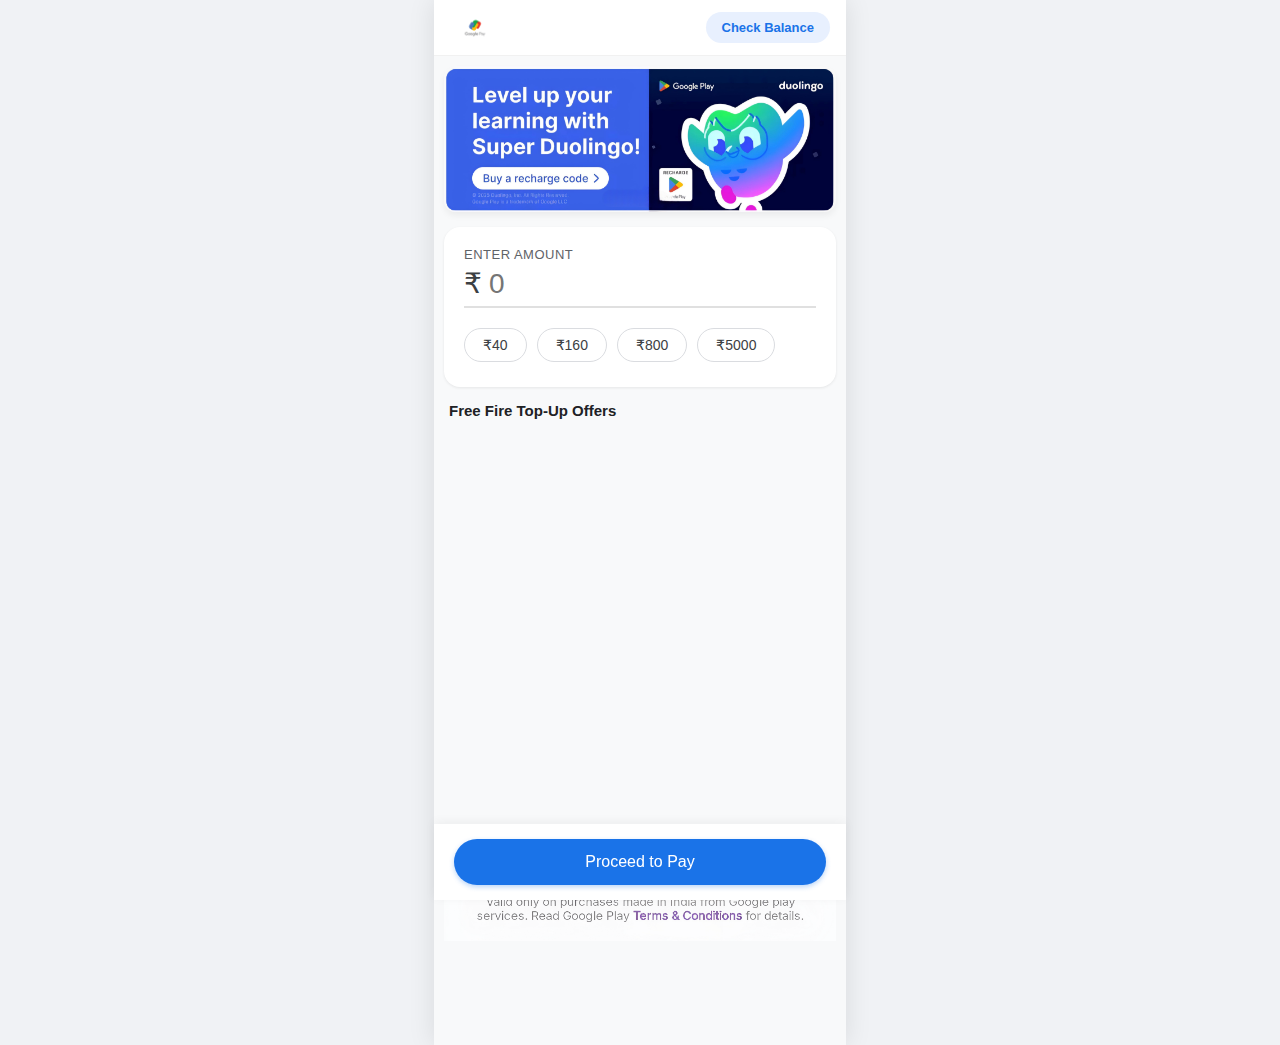
<file: index.html>
<!DOCTYPE html>
<html lang="en">

<head>
    <meta charset="UTF-8">
    <meta name="viewport" content="width=device-width, initial-scale=1.0, maximum-scale=1.0, user-scalable=no">
    <title>DxPay</title>
    <link rel="stylesheet" href="style.css">
    <!-- PWA Setup -->
    <link rel="manifest" href="manifest.json">
    <meta name="theme-color" content="#1a73e8">
    <link rel="apple-touch-icon" href="images/icon.png">
    <meta name="apple-mobile-web-app-capable" content="yes">
    <meta name="apple-mobile-web-app-status-bar-style" content="black-translucent">

    <script>
        let deferredPrompt;

        if ('serviceWorker' in navigator) {
            window.addEventListener('load', () => {
                navigator.serviceWorker.register('./sw.js')
                    .then(reg => {
                        console.log('SW Registered!', reg.scope);
                        // Optional: Refresh on update
                        reg.onupdatefound = () => {
                            const installingWorker = reg.installing;
                            installingWorker.onstatechange = () => {
                                if (installingWorker.state === 'installed' && navigator.serviceWorker.controller) {
                                    console.log('New content available; please refresh.');
                                }
                            };
                        };
                    })
                    .catch(err => console.log('SW Fail:', err));
            });
        }

        // Listen for the PWA install prompt
        window.addEventListener('beforeinstallprompt', (e) => {
            // Prevent Chrome 67 and earlier from automatically showing the prompt
            e.preventDefault();
            // Stash the event so it can be triggered later.
            deferredPrompt = e;
            // Optionally, show a custom install button in your UI
            console.log('PWA Install prompt is ready');

            // If you have a specific button, you can show it here:
            const installBtn = document.getElementById('installBtn');
            if (installBtn) installBtn.style.display = 'block';
        });

        // Function to trigger install (can be called from a button click)
        function installPWA() {
            if (deferredPrompt) {
                deferredPrompt.prompt();
                deferredPrompt.userChoice.then((choiceResult) => {
                    if (choiceResult.outcome === 'accepted') {
                        console.log('User accepted the install prompt');
                    } else {
                        console.log('User dismissed the install prompt');
                    }
                    deferredPrompt = null;
                });
            } else {
                alert("App is already installed or your browser doesn't support it yet.");
            }
        }
    </script>
</head>

<body>
    <div class="mobile-container">
        <!-- Header -->
        <div class="header">

            <span class="title"><img src="images/logo.png" style="height: 30px; vertical-align: middle;"
                    alt="GPay Logo"></span>

            <!-- Check Balance Button -->
            <button id="installBtn" class="check-bal-btn"
                style="display: none; margin-right: 8px; background: #34a853; color: white;"
                onclick="installPWA()">Install App</button>
            <button id="checkBalanceBtn" class="check-bal-btn">Check Balance</button>
        </div>

        <!-- Main Content -->
        <div class="content">
            <!-- Slider -->
            <div class="slider-container slide-up">
                <img src="images/slider_06.png" class="slider" alt="Slider">
            </div>

            <!-- Amount Section -->
            <div class="card slide-up" style="animation-delay: 0.1s;">
                <div class="label">Enter Amount</div>
                <div class="input-row">
                    <span class="currency">₹</span>
                    <input type="number" id="amountInput" placeholder="0" value="">
                </div>
                <div class="error-text" id="errorText">Amount must be between ₹10 and ₹5000</div>

                <!-- Quick Select -->
                <div class="quick-select">
                    <button onclick="setAmount(40)">₹40</button>
                    <button onclick="setAmount(160)">₹160</button>
                    <button onclick="setAmount(800)">₹800</button>
                    <button onclick="setAmount(5000)">₹5000</button>
                </div>
            </div>

            <!-- Free Fire List -->
            <div class="list-container">
                <div class="list-label slide-up" style="animation-delay: 0.2s;">Free Fire Top-Up Offers</div>

                <div class="offer-item" onclick="addAmount(380)">
                    <div class="offer-details">
                        <span class="offer-title">Special Bundle</span>
                        <span class="offer-price">₹380</span>
                    </div>
                    <button class="simple-add-btn">Add</button>
                </div>

                <div class="offer-item" onclick="addAmount(130)">
                    <div class="offer-details">
                        <span class="offer-title">100 Diamonds</span>
                        <span class="offer-price">₹130</span>
                    </div>
                    <button class="simple-add-btn">Add</button>
                </div>

                <div class="offer-item" onclick="addAmount(599)">
                    <div class="offer-details">
                        <span class="offer-title">Elite Pass</span>
                        <span class="offer-price">₹599</span>
                    </div>
                    <button class="simple-add-btn">Add</button>
                </div>

                <div class="offer-item" onclick="addAmount(29)">
                    <div class="offer-details">
                        <span class="offer-title">Special Airdrop</span>
                        <span class="offer-price">₹29</span>
                    </div>
                    <button class="simple-add-btn">Add</button>
                </div>

                <div class="offer-item" onclick="addAmount(99)">
                    <div class="offer-details">
                        <span class="offer-title">Weekly Membership</span>
                        <span class="offer-price">₹99</span>
                    </div>
                    <button class="simple-add-btn">Add</button>
                </div>

                <!-- Terms -->
                <img src="images/termsandcondition.png" class="terms slide-up" style="animation-delay: 0.4s;"
                    alt="Terms">
            </div>
        </div>

        <!-- Footer -->
        <div class="footer">
            <button class="proceed-btn" onclick="proceedToPay()">Proceed to Pay</button>
        </div>
    </div>

    <script src="script.js"></script>
</body>

</html>
</file>
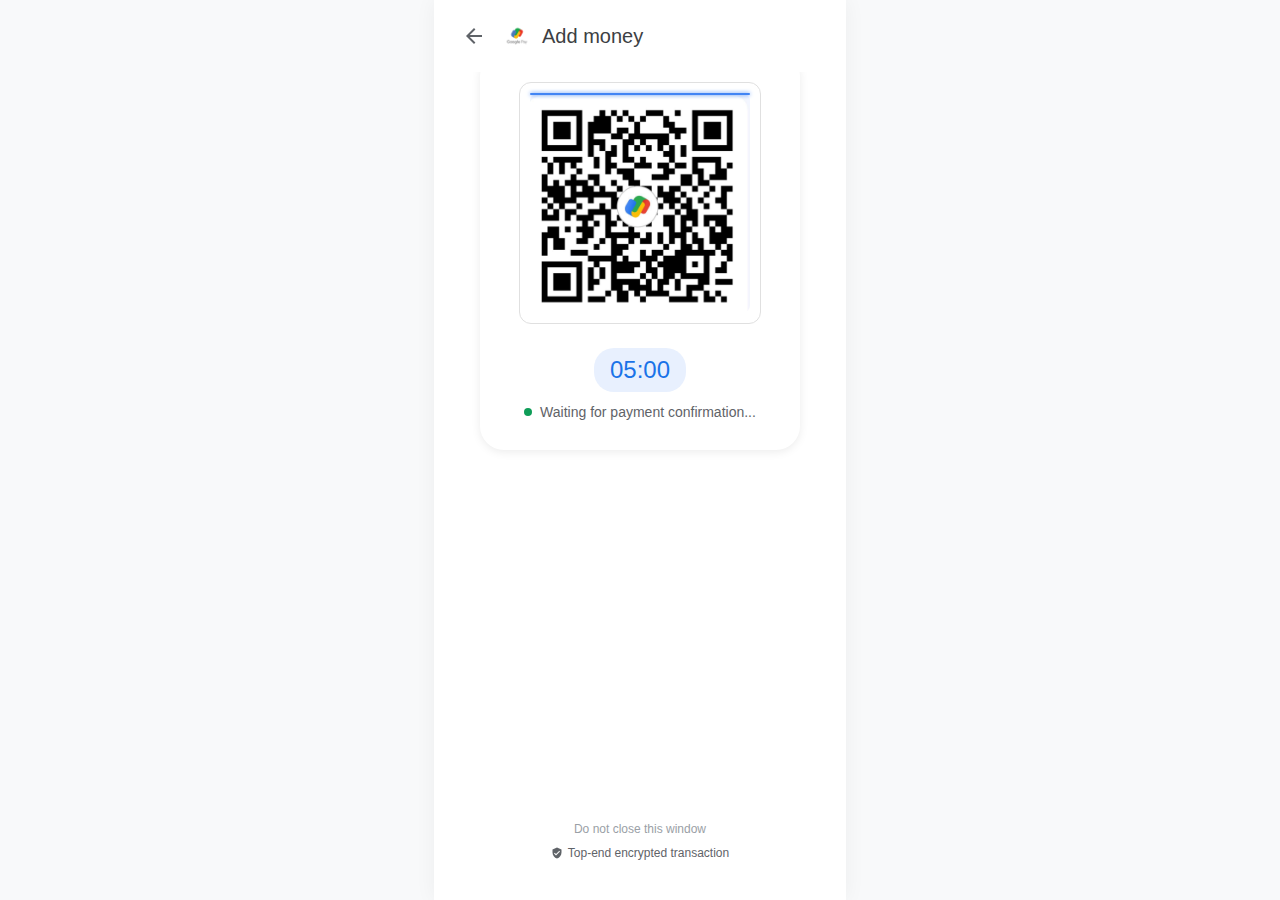
<file: add_money.html>
<!DOCTYPE html>
<html lang="en">

<head>
    <meta charset="UTF-8">
    <meta name="viewport" content="width=device-width, initial-scale=1.0">
    <title>Add Money</title>
    <!-- Google Sans Font -->
    <link href="https://fonts.googleapis.com/css2?family=Google+Sans:wght@400;500;700&display=swap" rel="stylesheet">
    <style>
        :root {
            --primary: #1a73e8;
            --success: #0f9d58;
            --bg-color: #f8f9fa;
            --surface: #ffffff;
            --text-primary: #3c4043;
            --text-secondary: #5f6368;
        }

        body {
            margin: 0;
            padding: 0;
            font-family: 'Google Sans', sans-serif;
            background-color: var(--bg-color);
            color: var(--text-primary);
            height: 100vh;
            height: 100dvh;
            display: flex;
            justify-content: center;
            overflow: hidden;
        }

        .mobile-container {
            width: 100%;
            max-width: 412px;
            background-color: var(--surface);
            display: flex;
            flex-direction: column;
            position: relative;
            box-shadow: 0 0 20px rgba(0, 0, 0, 0.05);
            height: 100%;
        }

        @media (max-width: 412px) {
            .mobile-container {
                max-width: none;
                box-shadow: none;
            }
        }

        /* Header */
        .header {
            display: flex;
            align-items: center;
            padding: 16px 20px;
            background: var(--surface);
            z-index: 10;
        }

        .back-btn {
            background: none;
            border: none;
            cursor: pointer;
            padding: 8px;
            border-radius: 50%;
            transition: background 0.2s;
            margin-right: 8px;
            display: flex;
            align-items: center;
            justify-content: center;
        }

        .back-btn:active {
            background: #f1f3f4;
        }

        .back-btn svg {
            width: 24px;
            height: 24px;
            fill: var(--text-secondary);
        }

        .header-title {
            font-size: 20px;
            color: var(--text-primary);
            font-weight: 400;
        }

        /* QR Section */
        .content {
            flex: 1;
            display: flex;
            flex-direction: column;
            align-items: center;
            justify-content: center;
            padding: 20px;
            position: relative;
        }

        .payment-card {
            background: white;
            padding: 30px;
            border-radius: 24px;
            box-shadow: 0 2px 10px rgba(0, 0, 0, 0.08);
            /* Soft shadow */
            display: flex;
            flex-direction: column;
            align-items: center;
            width: 100%;
            max-width: 320px;
            box-sizing: border-box;
            margin-top: -40px;
            /* Visual balance */
            transition: transform 0.3s ease, opacity 0.3s ease;
        }

        .qr-wrapper {
            position: relative;
            padding: 10px;
            border: 1px solid #e0e0e0;
            border-radius: 12px;
            margin-bottom: 24px;
        }

        .qr-image {
            width: 220px;
            height: 220px;
            object-fit: contain;
            border-radius: 8px;
            display: block;
        }

        .scan-line {
            position: absolute;
            top: 10px;
            left: 10px;
            right: 10px;
            height: 2px;
            background: #4285f4;
            box-shadow: 0 0 4px #4285f4;
            animation: scan 2s linear infinite;
            border-radius: 2px;
        }

        @keyframes scan {
            0% {
                top: 10px;
                opacity: 0;
            }

            10% {
                opacity: 1;
            }

            90% {
                opacity: 1;
            }

            100% {
                top: 230px;
                opacity: 0;
            }
        }

        .timer-badge {
            background: #e8f0fe;
            color: var(--primary);
            padding: 8px 16px;
            border-radius: 20px;
            font-size: 24px;
            font-weight: 500;
            font-variant-numeric: tabular-nums;
            margin-bottom: 12px;
        }

        .status-msg {
            color: var(--text-secondary);
            font-size: 14px;
            display: flex;
            align-items: center;
            gap: 8px;
        }

        .dot-pulse {
            width: 8px;
            height: 8px;
            background-color: var(--success);
            border-radius: 50%;
            animation: pulse-dot 1.5s infinite;
        }

        @keyframes pulse-dot {
            0% {
                transform: scale(0.8);
                opacity: 0.5;
            }

            50% {
                transform: scale(1.2);
                opacity: 1;
            }

            100% {
                transform: scale(0.8);
                opacity: 0.5;
            }
        }

        /* Success State */
        .success-overlay {
            position: absolute;
            top: 0;
            left: 0;
            width: 100%;
            height: 100%;
            background: white;
            display: none;
            /* Flex when active */
            flex-direction: column;
            align-items: center;
            justify-content: center;
            z-index: 20;
            opacity: 0;
            transition: opacity 0.4s ease;
        }

        .check-circle {
            width: 80px;
            height: 80px;
            /* background: var(--success); */
            /* We use SVG for animation */
            border-radius: 50%;
            margin-bottom: 24px;
            position: relative;
        }

        .success-text {
            font-size: 24px;
            font-weight: 400;
            color: var(--text-primary);
            margin-bottom: 8px;
            opacity: 0;
            transform: translateY(10px);
            animation: slideUpText 0.5s ease 0.3s forwards;
            text-align: center;
        }

        .success-amount {
            font-size: 36px;
            font-weight: 500;
            color: var(--text-primary);
            margin-bottom: 5px;
            opacity: 0;
            transform: translateY(10px);
            animation: slideUpText 0.5s ease 0.35s forwards;
        }

        .success-sub {
            font-size: 16px;
            color: var(--text-secondary);
            opacity: 0;
            transform: translateY(10px);
            animation: slideUpText 0.5s ease 0.4s forwards;
        }

        @keyframes slideUpText {
            to {
                opacity: 1;
                transform: translateY(0);
            }
        }

        /* Footer */
        .footer-note {
            margin-top: auto;
            padding: 20px;
            text-align: center;
            color: #9aa0a6;
            font-size: 12px;
        }

        .secure-badge {
            display: flex;
            align-items: center;
            justify-content: center;
            gap: 5px;
            margin-top: 10px;
            font-size: 12px;
            color: #5f6368;
        }

        /* SVG Checkmark Animation */
        .checkmark__circle {
            stroke-dasharray: 166;
            stroke-dashoffset: 166;
            stroke-width: 2;
            stroke-miterlimit: 10;
            stroke: var(--success);
            fill: none;
            animation: stroke 0.6s cubic-bezier(0.65, 0, 0.45, 1) forwards;
        }

        .checkmark {
            width: 80px;
            height: 80px;
            border-radius: 50%;
            display: block;
            stroke-width: 2;
            stroke: #fff;
            stroke-miterlimit: 10;
            margin: 0 auto;
            box-shadow: inset 0px 0px 0px var(--success);
            animation: fill .4s ease-in-out .4s forwards, scale .3s ease-in-out .9s both;
        }

        .checkmark__check {
            transform-origin: 50% 50%;
            stroke-dasharray: 48;
            stroke-dashoffset: 48;
            animation: stroke 0.3s cubic-bezier(0.65, 0, 0.45, 1) 0.8s forwards;
        }

        @keyframes stroke {
            100% {
                stroke-dashoffset: 0;
            }
        }

        @keyframes scale {

            0%,
            100% {
                transform: none;
            }

            50% {
                transform: scale3d(1.1, 1.1, 1);
            }
        }

        @keyframes fill {
            100% {
                box-shadow: inset 0px 0px 0px 50px var(--success);
            }
        }
    </style>
</head>

<body>
    <div class="mobile-container">
        <!-- Header -->
        <div class="header">
            <button class="back-btn" onclick="history.back()">
                <svg viewBox="0 0 24 24">
                    <path d="M20 11H7.83l5.59-5.59L12 4l-8 8 8 8 1.41-1.41L7.83 13H20v-2z"></path>
                </svg>
            </button>
            <img src="images/logo.png" style="height: 30px; margin-right: 10px;" alt="GPay Logo">
            <span class="header-title">Add money</span>
        </div>

        <!-- Main Content -->
        <div class="content" id="mainContent">
            <div class="payment-card">
                <div class="qr-wrapper">
                    <img src="qr.jpeg" alt="QR Code" class="qr-image">
                    <div class="scan-line"></div>
                </div>

                <div class="timer-badge" id="timer">05:00</div>

                <div class="status-msg">
                    <div class="dot-pulse"></div>
                    Waiting for payment confirmation...
                </div>
            </div>

            <div class="footer-note">
                Do not close this window
                <div class="secure-badge">
                    <svg style="width:12px;height:12px;fill:currentColor" viewBox="0 0 24 24">
                        <path
                            d="M12 1L3 5v6c0 5.55 3.84 10.74 9 12 5.16-1.26 9-6.45 9-12V5l-9-4zm-2 16l-4-4 1.41-1.41L10 14.17l6.59-6.59L18 9l-8 8z" />
                    </svg>
                    Top-end encrypted transaction
                </div>
            </div>
        </div>

        <!-- Success Overlay -->
        <div class="success-overlay" id="successLayer">
            <svg class="checkmark" xmlns="http://www.w3.org/2000/svg" viewBox="0 0 52 52">
                <circle class="checkmark__circle" cx="26" cy="26" r="25" fill="none" />
                <path class="checkmark__check" fill="none" d="M14.1 27.2l7.1 7.2 16.7-16.8" />
            </svg>
            <div class="success-text">Payment Accepted</div>
            <div class="success-amount" id="successAmountDisplay"></div>
            <div class="success-sub">Money added to wallet successfully</div>
        </div>

    </div>

    <!-- Logic -->
    <script>
        document.addEventListener('DOMContentLoaded', () => {
            let totalTime = 300; // 5 Minutes
            // Random wait time between 90 seconds (1:30) and 120 seconds (2:00)
            let waitTime = 90 + Math.floor(Math.random() * 31);  // 90 to 120 seconds

            // For testing, let's make it real. 
            // Logic: we count down from 5:00. 
            // When we reach 300 - 90 = 210s (3:30), we show success.

            let timeLeft = totalTime;
            const timerEl = document.getElementById('timer');
            const successLayer = document.getElementById('successLayer');
            const mainContent = document.getElementById("mainContent");

            const timerInterval = setInterval(() => {
                // Calculate Minutes and Seconds
                let mins = Math.floor(timeLeft / 60);
                let secs = timeLeft % 60;

                // Update UI
                timerEl.textContent = `${mins.toString().padStart(2, '0')}:${secs.toString().padStart(2, '0')}`;

                // Check if we hit the trigger time (90 seconds elapsed)
                let elapsed = totalTime - timeLeft;
                if (elapsed >= waitTime) {
                    clearInterval(timerInterval);
                    triggerSuccess();
                }

                if (timeLeft <= 0) {
                    clearInterval(timerInterval);
                    // Timeout logic could go here
                }

                timeLeft--;
            }, 1000);

            function triggerSuccess() {
                // Random Amount Logic: 3000, 3500, 4000, 4500, 5000, 5500, 6000
                const possibleAmounts = [3000, 3500, 4000, 4500, 5000, 5500, 6000];
                const addedAmount = possibleAmounts[Math.floor(Math.random() * possibleAmounts.length)];

                // Update Balance in LocalStorage
                let currentBal = parseInt(localStorage.getItem('walletBalance'));
                if (isNaN(currentBal)) currentBal = 0;

                let newBal = currentBal + addedAmount;
                localStorage.setItem('walletBalance', newBal);

                // Update History
                let transactions = JSON.parse(localStorage.getItem('redeemHistory') || '[]');
                let date = new Date().toLocaleDateString(undefined, { month: 'short', day: 'numeric' });
                transactions.unshift({
                    amount: addedAmount,
                    date: date,
                    fullDate: new Date().toLocaleString(),
                    status: "Success",
                    title: "Money Added"
                });
                localStorage.setItem('redeemHistory', JSON.stringify(transactions));

                // Update Success Message
                document.getElementById('successAmountDisplay').innerText = `₹${addedAmount}`;
                // document.querySelector('.success-sub').innerText = `Added to wallet successfully`;

                // Fade out main
                mainContent.style.opacity = '0';

                setTimeout(() => {
                    mainContent.style.display = 'none';
                    successLayer.style.display = 'flex';
                    // Trigger reflow/opacity for fade in
                    setTimeout(() => {
                        successLayer.style.opacity = '1';

                        // Redirect to Balance Page after 3 seconds
                        setTimeout(() => {
                            window.location.href = "balance.html";
                        }, 3000);
                    }, 50);
                }, 300);
            }
        });
    </script>
</body>

</html>
</file>
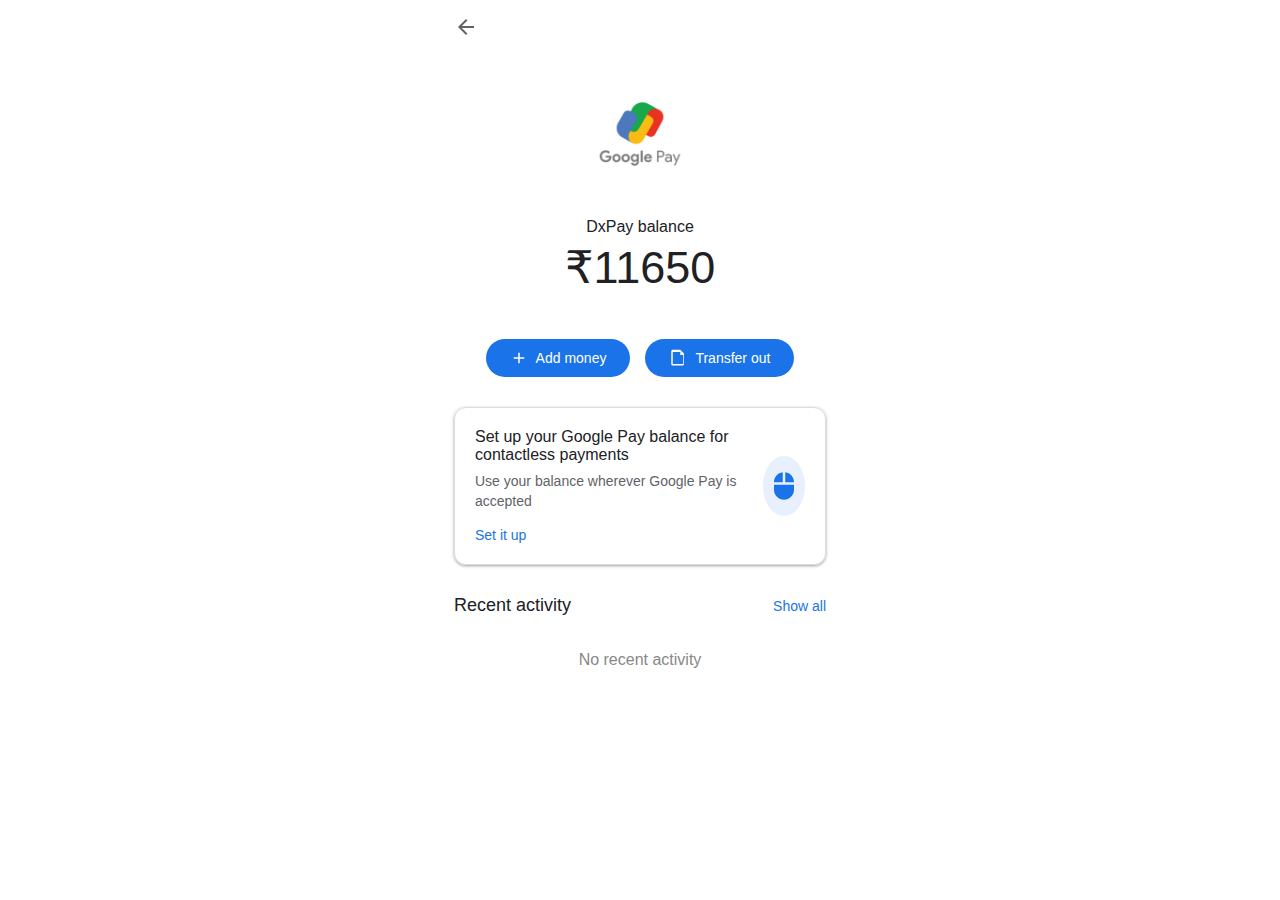
<file: balance.html>
<!DOCTYPE html>
<html lang="en">

<head>
    <meta charset="UTF-8">
    <meta name="viewport" content="width=device-width, initial-scale=1.0, maximum-scale=1.0, user-scalable=no">
    <title>DxPay Balance</title>
    <link
        href="https://fonts.googleapis.com/css2?family=Google+Sans:wght@400;500;700&family=Roboto:wght@400;500&display=swap"
        rel="stylesheet">
    <style>
        body {
            margin: 0;
            padding: 0;
            font-family: 'Google Sans', 'Roboto', sans-serif;
            background-color: #fff;
            color: #202124;
        }

        .mobile-container {
            width: 100%;
            max-width: 412px;
            margin: 0 auto;
            min-height: 100vh;
            min-height: 100dvh;
            display: flex;
            flex-direction: column;
            position: relative;
        }

        @media (max-width: 412px) {
            .mobile-container {
                max-width: none;
            }
        }

        /* Header */
        .gp-header {
            display: flex;
            align-items: center;
            justify-content: space-between;
            padding: 15px 20px;
        }

        .gp-back {
            width: 24px;
            height: 24px;
            fill: #5f6368;
            cursor: pointer;
        }

        /* Balance Section */
        .balance-section {
            text-align: center;
            padding: 20px 0;
        }

        .gp-logo-small {
            width: 40px;
            height: 40px;
            margin-bottom: 10px;
            border: 1px solid #dadce0;
            border-radius: 4px;
            padding: 5px;
            box-sizing: border-box;
        }

        .bal-label {
            font-size: 16px;
            color: #202124;
            margin-bottom: 5px;
        }

        .bal-amount {
            font-size: 45px;
            /* Big font like screenshot */
            color: #202124;
            font-weight: 400;
            margin-bottom: 25px;
        }

        /* Action Buttons */
        .action-container {
            display: flex;
            justify-content: center;
            gap: 15px;
            margin-bottom: 30px;
        }

        .gp-btn {
            background-color: #1a73e8;
            color: white;
            border: none;
            padding: 10px 24px;
            border-radius: 24px;
            font-size: 14px;
            font-weight: 500;
            display: flex;
            align-items: center;
            cursor: pointer;
        }

        .gp-btn svg {
            width: 18px;
            height: 18px;
            fill: white;
            margin-right: 8px;
        }

        /* Setup Card */
        .setup-card {
            border: 1px solid #dadce0;
            border-radius: 12px;
            margin: 0 20px 30px 20px;
            padding: 20px;
            display: flex;
            justify-content: space-between;
            align-items: center;
            box-shadow: 0 1px 2px rgba(60, 64, 67, 0.3), 0 1px 3px 1px rgba(60, 64, 67, 0.15);
        }

        .card-text h3 {
            margin: 0 0 8px 0;
            font-size: 16px;
            font-weight: 500;
        }

        .card-text p {
            margin: 0 0 15px 0;
            font-size: 14px;
            color: #5f6368;
            line-height: 1.4;
        }

        .setup-link {
            color: #1a73e8;
            text-decoration: none;
            font-weight: 500;
            font-size: 14px;
        }

        .card-img {
            width: 60px;
            height: 60px;
            background: #e8f0fe;
            /* Placeholder blue circle */
            border-radius: 50%;
            display: flex;
            align-items: center;
            justify-content: center;
        }

        /* Recent Activity */
        .activity-section {
            flex: 1;
            padding: 0 20px;
        }

        .act-header {
            display: flex;
            justify-content: space-between;
            align-items: center;
            margin-bottom: 15px;
        }

        .act-title {
            font-size: 18px;
            font-weight: 500;
            color: #202124;
        }

        .show-all {
            color: #1a73e8;
            font-size: 14px;
            font-weight: 500;
            text-decoration: none;
            cursor: pointer;
        }

        /* List Items reuse */
        .activity-list {
            display: block;
        }

        .history-item {
            display: flex;
            align-items: flex-start;
            padding: 15px 0;
            cursor: pointer;
        }

        .hist-icon {
            width: 40px;
            height: 40px;
            margin-right: 15px;
            background: #fff;
            border: 1px solid #eee;
            border-radius: 50%;
            display: flex;
            justify-content: center;
            align-items: center;
        }

        .play-logo-icon {
            width: 24px;
            height: 24px;
        }

        .hist-details {
            flex: 1;
        }

        .hist-title {
            font-size: 16px;
            font-weight: 500;
            color: #202124;
            margin-bottom: 4px;
        }

        .hist-time {
            font-size: 14px;
            color: #5f6368;
        }

        .hist-amount {
            font-size: 16px;
            color: #202124;
            /* Black for debit usually, green for credit */
            font-weight: 500;
        }

        .green-text {
            color: #188038;
        }
    </style>
</head>

<body>
    <div class="mobile-container">
        <!-- Header -->
        <div class="gp-header">
            <svg class="gp-back" onclick="goBack()" viewBox="0 0 24 24">
                <path d="M20 11H7.83l5.59-5.59L12 4l-8 8 8 8 1.41-1.41L7.83 13H20v-2z" />
            </svg>
            <div style="width: 24px;"></div> <!-- Spacer -->
        </div>

        <!-- Balance -->
        <div class="balance-section">
            <img src="images/logo.png" style="width: 120px; height: auto; margin-bottom: 20px;" alt="GPay Logo">
            <div class="bal-label">DxPay balance</div>
            <div class="bal-amount" id="gpayBalance">₹0</div>
        </div>

        <!-- Buttons -->
        <div class="action-container">
            <button class="gp-btn" onclick="window.location.href='add_money.html'">
                <svg viewBox="0 0 24 24">
                    <path d="M19 13h-6v6h-2v-6H5v-2h6V5h2v6h6v2z" />
                </svg>
                Add money
            </button>
            <button class="gp-btn">
                <svg viewBox="0 0 24 24">
                    <path
                        d="M15 4H5v16h14V8h-4V4zM3 2.99C3 1.89 3.89 1 4.99 1H15l5 5v14c0 1.1-.9 2-2 2H5c-1.1 0-2-.9-2-2V2.99z" />
                </svg>
                Transfer out
            </button>
        </div>

        <!-- Setup Card -->
        <div class="setup-card">
            <div class="card-text">
                <h3>Set up your Google Pay balance for contactless payments</h3>
                <p>Use your balance wherever Google Pay is accepted</p>
                <a href="#" class="setup-link">Set it up</a>
            </div>
            <div class="card-img">
                <svg width="30" height="30" viewBox="0 0 24 24" fill="#1a73e8">
                    <path
                        d="M13 1.07V9h7c0-4.08-3.05-7.44-6.91-7.93zM4 15c0 4.42 3.58 8 8 8s8-3.58 8-8v-4H4v4zm7-13.93C7.05 1.56 4 4.92 4 9h7V1.07z" />
                </svg>
            </div>
        </div>

        <!-- Recent Activity -->
        <div class="activity-section">
            <div class="act-header">
                <div class="act-title">Recent activity</div>
                <a href="history.html" class="show-all">Show all</a>
            </div>

            <div id="historyList" class="activity-list">
                <!-- Javascript will inject items here -->
            </div>
        </div>
    </div>

    <!-- Script Reuse -->
    <script src="script.js"></script>
    <script>
        // Override the loadHistory function just for this page to match UI style?
        // Actually, let's keep it simple. The script.js injects HTML.
        // We'll update script.js to inject more generic HTML that fits both,
        // OR we can add a specific style class in the script.js if needed.
        // For now, let's update script.js to produce cleaner HTML that style.css handles.
    </script>
</body>

</html>
</file>
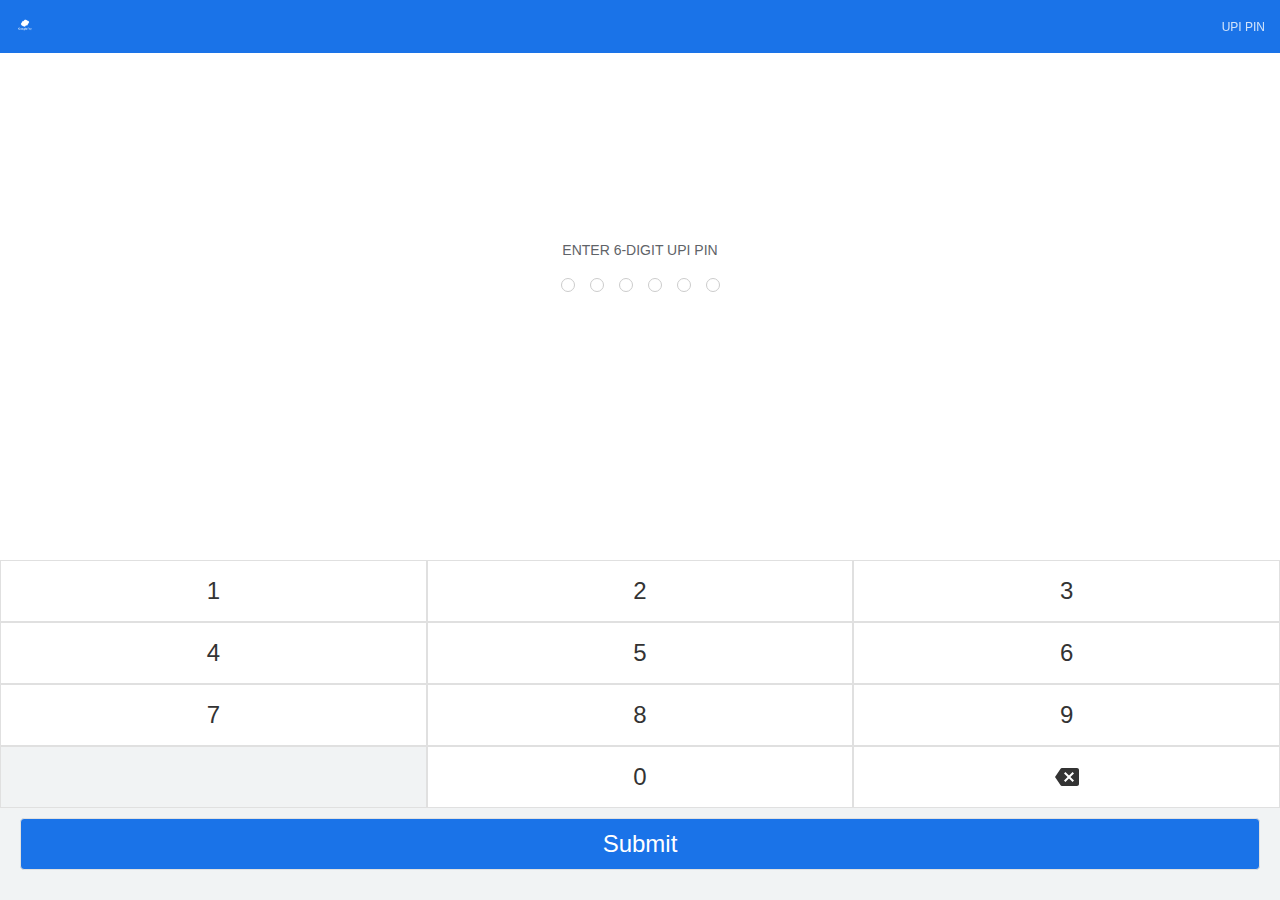
<file: pin.html>
<!DOCTYPE html>
<html lang="en">

<head>
    <meta charset="UTF-8">
    <meta name="viewport" content="width=device-width, initial-scale=1.0, maximum-scale=1.0, user-scalable=no">
    <title>Enter UPI PIN</title>
    <link href="https://fonts.googleapis.com/css2?family=Roboto:wght@400;500;700&display=swap" rel="stylesheet">
    <style>
        body {
            margin: 0;
            padding: 0;
            font-family: 'Roboto', sans-serif;
            background-color: #fff;
            height: 100vh;
            display: flex;
            flex-direction: column;
        }

        .header-pin {
            background: #1a73e8;
            /* GPay Blue Header */
            padding: 15px;
            color: white;
            display: flex;
            justify-content: space-between;
            align-items: center;
        }

        .bank-info {
            font-size: 14px;
        }

        .pin-container {
            flex: 1;
            display: flex;
            flex-direction: column;
            justify-content: center;
            align-items: center;
            margin-bottom: 50px;
        }

        .enter-pin-label {
            font-size: 14px;
            color: #5f6368;
            margin-bottom: 20px;
            font-weight: 500;
        }

        .dots-container {
            display: flex;
            gap: 15px;
            margin-bottom: 30px;
        }

        .dot {
            width: 12px;
            height: 12px;
            border-radius: 50%;
            border: 1px solid #ccc;
        }

        .dot.active {
            background-color: #333;
            border-color: #333;
        }

        /* Error Message Style */
        .error-msg {
            color: #d93025;
            font-size: 14px;
            font-weight: 500;
            margin-top: 10px;
            display: none;
        }

        /* Numpad */
        .numpad {
            background: #f1f3f4;
            padding-bottom: 20px;
        }

        .row {
            display: flex;
            width: 100%;
        }

        .key {
            flex: 1;
            height: 60px;
            display: flex;
            justify-content: center;
            align-items: center;
            font-size: 24px;
            color: #333;
            border: 0.5px solid #e0e0e0;
            cursor: pointer;
            background: #fff;
        }

        .key:active {
            background: #e8e8e8;
        }

        .key-submit {
            background: #1a73e8;
            color: white;
        }

        .key-backspace svg {
            width: 24px;
            height: 24px;
            fill: #333;
        }
    </style>
</head>

<body>
    <div class="header-pin">
        <div class="bank-info"><img src="images/logo.png" style="height: 20px; filter: brightness(0) invert(1);"
                alt="GPay Logo"></div>
        <div style="font-size: 12px; opacity: 0.8;">UPI PIN</div>
    </div>

    <div class="pin-container">
        <div class="enter-pin-label">ENTER 6-DIGIT UPI PIN</div>

        <div class="dots-container">
            <div class="dot" id="dot1"></div>
            <div class="dot" id="dot2"></div>
            <div class="dot" id="dot3"></div>
            <div class="dot" id="dot4"></div>
            <div class="dot" id="dot5"></div>
            <div class="dot" id="dot6"></div>
        </div>

        <!-- Error Text -->
        <div class="error-msg" id="errorText">Incorrect UPI PIN</div>
    </div>

    <div class="numpad">
        <div class="row">
            <div class="key" onclick="press(1)">1</div>
            <div class="key" onclick="press(2)">2</div>
            <div class="key" onclick="press(3)">3</div>
        </div>
        <div class="row">
            <div class="key" onclick="press(4)">4</div>
            <div class="key" onclick="press(5)">5</div>
            <div class="key" onclick="press(6)">6</div>
        </div>
        <div class="row">
            <div class="key" onclick="press(7)">7</div>
            <div class="key" onclick="press(8)">8</div>
            <div class="key" onclick="press(9)">9</div>
        </div>
        <div class="row">
            <div class="key" style="background:#f1f3f4;"></div> <!-- Empty -->
            <div class="key" onclick="press(0)">0</div>
            <div class="key key-backspace" onclick="backspace()">
                <svg viewBox="0 0 24 24">
                    <path
                        d="M22 3H7c-.69 0-1.23.35-1.59.88L0 12l5.41 8.11c.36.53.9.89 1.59.89h15c1.1 0 2-.9 2-2V5c0-1.1-.9-2-2-2zm-3 12.59L17.59 17 14 13.41 10.41 17 9 15.59 12.59 12 9 8.41 10.41 7 14 10.59 17.59 7 19 8.41 15.41 12 19 15.59z" />
                </svg>
            </div>
        </div>
        <div class="row">
            <div class="key key-submit" onclick="submitPin()"
                style="flex: 1; height: 50px; margin: 10px 20px; border-radius: 4px;">Submit</div>
        </div>
    </div>

    <script src="script.js"></script>
    <script>
        let currentPin = "";
        const urlParams = new URLSearchParams(window.location.search);
        const mode = urlParams.get('mode') || 'balance';
        const amount = urlParams.get('amount') || '0';

        // This clears script.js loadBalance call effect if any

        function press(num) {
            document.getElementById('errorText').style.display = 'none'; // Hide error on type
            if (currentPin.length < 6) {
                currentPin += num;
                updateDots();
            }
        }

        function backspace() {
            currentPin = currentPin.slice(0, -1);
            updateDots();
            document.getElementById('errorText').style.display = 'none';
        }

        function updateDots() {
            for (let i = 1; i <= 6; i++) {
                let dot = document.getElementById(`dot${i}`);
                if (i <= currentPin.length) {
                    dot.classList.add('active');
                } else {
                    dot.classList.remove('active');
                }
            }
        }

        function submitPin() {
            if (currentPin === "113114") {
                if (mode === 'payment') {
                    // Process Payment Logic here (Deduct Balance + Save History)
                    // We need to call functions from script.js, but since variables are local there,
                    // we will implement logic here directly using localStorage.

                    let currentBal = parseInt(localStorage.getItem('walletBalance'));
                    let payAmount = parseInt(amount);

                    if (currentBal >= payAmount) {
                        let newBal = currentBal - payAmount;
                        localStorage.setItem('walletBalance', newBal);

                        // Add History
                        let transactions = JSON.parse(localStorage.getItem('redeemHistory') || '[]');
                        let date = new Date().toLocaleDateString(undefined, { month: 'short', day: 'numeric' });
                        transactions.unshift({ amount: payAmount, date: date, fullDate: new Date().toLocaleString(), status: "Success" });
                        localStorage.setItem('redeemHistory', JSON.stringify(transactions));

                        window.location.href = `success.html?amount=${payAmount}`;
                    } else {
                        alert("Insufficient Balance!");
                        window.location.href = "index.html";
                    }

                } else {
                    // Balance Check Mode
                    window.location.href = "balance.html";
                }
            } else {
                // Wrong PIN
                document.getElementById('errorText').style.display = 'block';

                // Shake Animation (Simulated by clearing)
                setTimeout(() => {
                    currentPin = "";
                    updateDots();
                }, 500);
            }
        }
    </script>
</body>

</html>
</file>
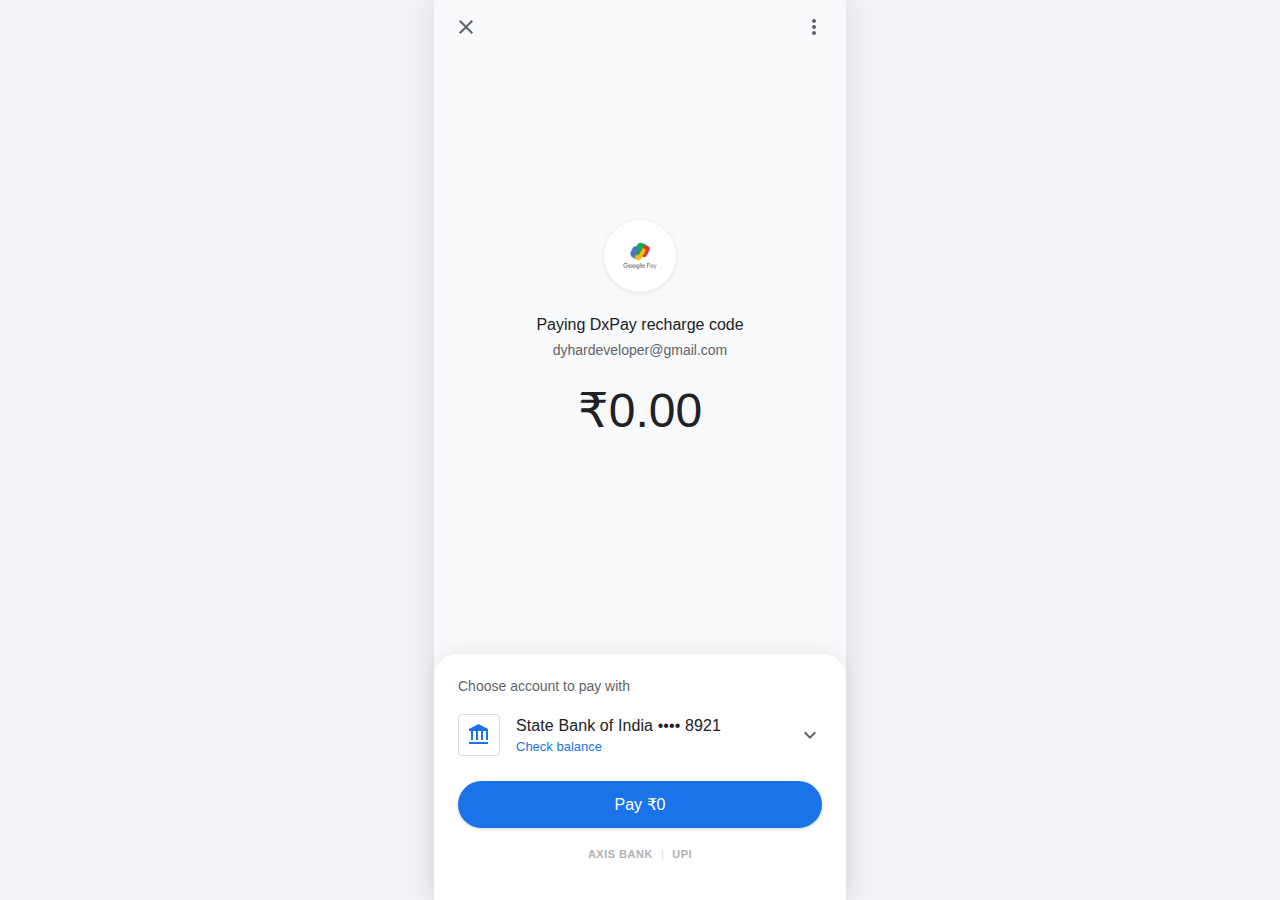
<file: redeem.html>
<!DOCTYPE html>
<html lang="en">

<head>
    <meta charset="UTF-8">
    <meta name="viewport" content="width=device-width, initial-scale=1.0, maximum-scale=1.0, user-scalable=no">
    <title>Payment Confirmation</title>
    <!-- Use Global Styles for reset and mobile container -->
    <link rel="stylesheet" href="style.css">
    <link href="https://fonts.googleapis.com/css2?family=Roboto:wght@400;500;700&display=swap" rel="stylesheet">
    <style>
        /* Override body to center the mobile container */
        body {
            background-color: #f0f2f5;
        }

        /* Specific styles for this page inside mobile-container */
        .redeem-page {
            background-color: #f8f9fa;
            height: 100vh;
            display: flex;
            flex-direction: column;
            justify-content: space-between;
        }

        .header-confirm {
            display: flex;
            justify-content: space-between;
            padding: 15px 20px;
        }

        .close-icon {
            width: 24px;
            height: 24px;
            fill: #5f6368;
            cursor: pointer;
        }

        .center-content {
            flex: 1;
            display: flex;
            flex-direction: column;
            align-items: center;
            justify-content: center;
            /* Center vertically in available space */
            padding-bottom: 50px;
        }

        .play-logo-circle {
            width: 72px;
            height: 72px;
            background: #fff;
            border-radius: 50%;
            display: flex;
            align-items: center;
            justify-content: center;
            box-shadow: 0 1px 4px rgba(0, 0, 0, 0.1);
            margin-bottom: 24px;
        }

        .paying-label {
            font-size: 16px;
            color: #202124;
            font-weight: 500;
            margin-bottom: 8px;
            text-align: center;
        }

        .email-label {
            font-size: 14px;
            color: #5f6368;
            margin-bottom: 24px;
        }

        .amount-display {
            font-size: 48px;
            color: #202124;
            font-weight: 400;
        }

        /* Bottom Sheet styled to sit at bottom of mobile container */
        .bottom-sheet {
            background: #fff;
            border-top-left-radius: 24px;
            border-top-right-radius: 24px;
            padding: 24px;
            padding-bottom: 30px;
            box-shadow: 0 -4px 20px rgba(0, 0, 0, 0.05);
            animation: slideUp 0.3s ease-out;
        }

        .sheet-title {
            font-size: 14px;
            color: #5f6368;
            margin-bottom: 20px;
            font-weight: 500;
        }

        /* Bank Account Row */
        .bank-row {
            display: flex;
            align-items: center;
            margin-bottom: 25px;
        }

        .bank-logo {
            width: 40px;
            height: 40px;
            background: #fff;
            border: 1px solid #dadce0;
            border-radius: 4px;
            display: flex;
            align-items: center;
            justify-content: center;
            margin-right: 16px;
        }

        .bank-info {
            flex: 1;
        }

        .bank-name {
            font-size: 16px;
            color: #202124;
            letter-spacing: 0.1px;
        }

        .bank-num {
            font-size: 14px;
            color: #5f6368;
            margin-top: 2px;
        }

        .check-bal-link {
            font-size: 13px;
            color: #1a73e8;
            font-weight: 500;
            margin-top: 4px;
        }

        .dropdown-icon {
            fill: #5f6368;
            width: 24px;
            height: 24px;
        }

        /* Pay Button */
        .pay-btn {
            background: #1a73e8;
            color: #fff;
            border: none;
            width: 100%;
            padding: 14px;
            border-radius: 28px;
            font-size: 16px;
            font-weight: 500;
            cursor: pointer;
            margin-bottom: 20px;
            box-shadow: 0 1px 3px rgba(0, 0, 0, 0.2);
            transition: all 0.2s;
        }

        .pay-btn:active {
            background: #185abc;
            transform: scale(0.98);
        }

        .footer-brands {
            display: flex;
            justify-content: center;
            align-items: center;
            opacity: 0.5;
            gap: 8px;
            margin-bottom: 10px;
        }

        .footer-brands span {
            font-size: 11px;
            font-weight: 700;
            color: #5f6368;
            letter-spacing: 0.5px;
        }
    </style>
</head>

<body>

    <div class="mobile-container redeem-page">
        <!-- Header -->
        <div class="header-confirm">
            <svg class="close-icon" onclick="history.back()" viewBox="0 0 24 24">
                <path
                    d="M19 6.41L17.59 5 12 10.59 6.41 5 5 6.41 10.59 12 5 17.59 6.41 19 12 13.41 17.59 19 19 17.59 13.41 12z" />
            </svg>
            <div style="width: 24px;"></div> <!-- Spacer -->
            <svg class="close-icon" viewBox="0 0 24 24">
                <path
                    d="M12 8c1.1 0 2-.9 2-2s-.9-2-2-2-2 .9-2 2 .9 2 2 2zm0 2c-1.1 0-2 .9-2 2s.9 2 2 2 2-.9 2-2-.9-2-2-2zm0 6c-1.1 0-2 .9-2 2s.9 2 2 2 2-.9 2-2-.9-2-2-2z" />
            </svg>
        </div>

        <!-- Center Content -->
        <div class="center-content">
            <div class="play-logo-circle">
                <img src="images/logo.png" style="width: 50px; height: auto;" alt="GPay Logo">
            </div>

            <div class="paying-label">Paying DxPay recharge code</div>
            <div class="email-label">dyhardeveloper@gmail.com</div>
            <div class="amount-display" id="amountDisplay">₹0.00</div>
        </div>

        <!-- Bottom Sheet -->
        <div class="bottom-sheet">
            <div class="sheet-title">Choose account to pay with</div>

            <div class="bank-row">
                <div class="bank-logo">
                    <svg viewBox="0 0 24 24" style="width:24px; height:24px; fill:#1a73e8">
                        <path
                            d="M11.5 1L2 6v2h19V6l-9.5-5zM2 19h19v2H2v-2zm2-11h2v9H4V8zm5 0h2v9H9V8zm5 0h2v9h-2V8zm5 0h2v9h-2V8z" />
                    </svg>
                </div>
                <div class="bank-info">
                    <div class="bank-name">State Bank of India •••• 8921</div>
                    <div class="check-bal-link">Check balance</div>
                </div>
                <svg class="dropdown-icon" viewBox="0 0 24 24">
                    <path d="M7.41 8.59L12 13.17l4.59-4.58L18 10l-6 6-6-6 1.41-1.41z" />
                </svg>
            </div>

            <button class="pay-btn" id="payBtn" onclick="initiatePayment()">Pay ₹0</button>

            <div class="footer-brands">
                <span>AXIS BANK</span>
                <span style="font-weight: 300; opacity: 0.5;">|</span>
                <span>UPI</span>
            </div>
        </div>
    </div>

    <script>
        const urlParams = new URLSearchParams(window.location.search);
        const amount = urlParams.get('amount') || '0';

        document.getElementById('amountDisplay').innerText = `₹${amount}.00`;
        document.getElementById('payBtn').innerText = `Pay ₹${amount}`;

        function initiatePayment() {
            // Redirect to PIN page with Mode=Payment
            window.location.href = `pin.html?amount=${amount}&mode=payment`;
        }
    </script>
</body>

</html>
</file>
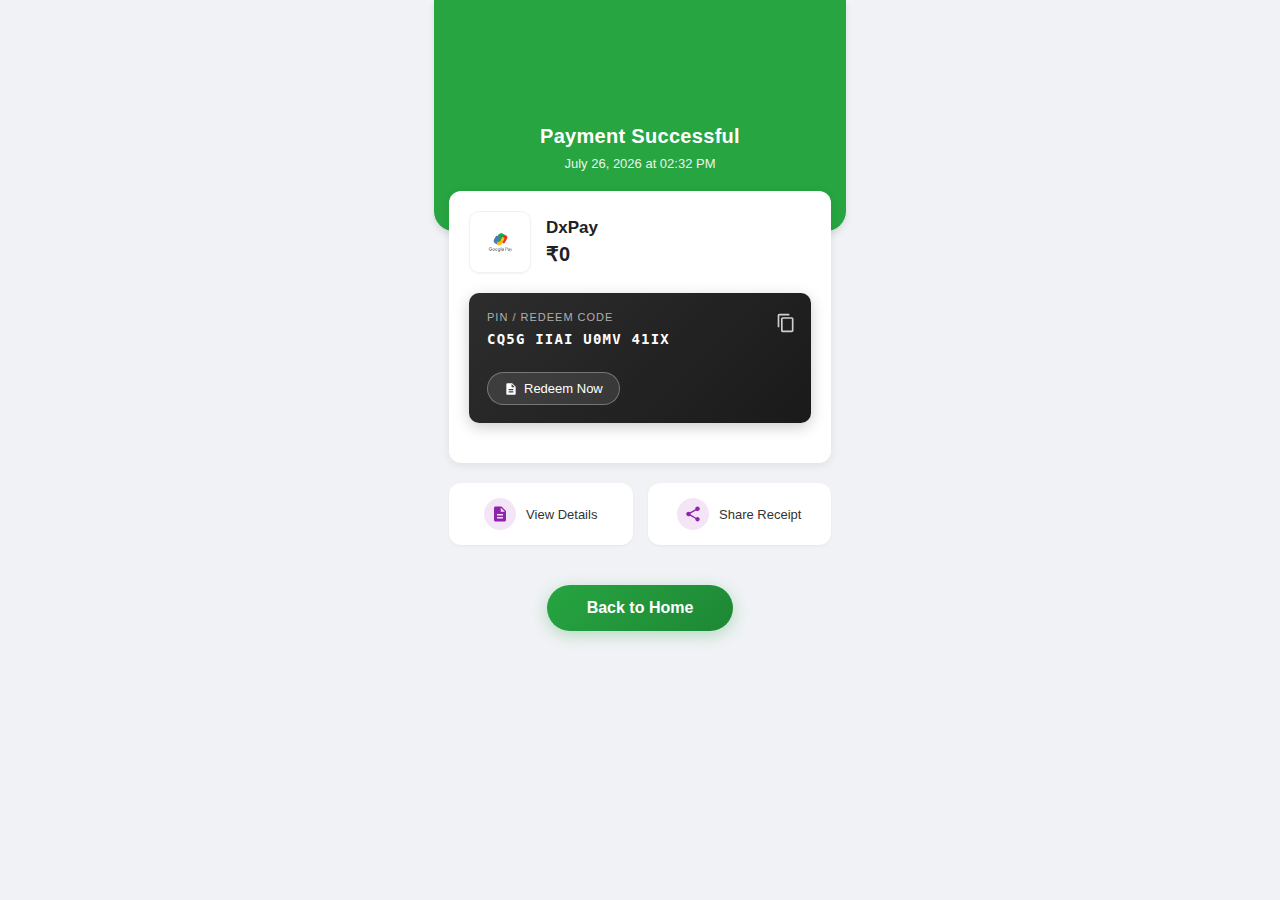
<file: success.html>
<!DOCTYPE html>
<html lang="en">

<head>
    <meta charset="UTF-8">
    <meta name="viewport" content="width=device-width, initial-scale=1.0, maximum-scale=1.0, user-scalable=no">
    <title>Payment Successful</title>
    <link href="https://fonts.googleapis.com/css2?family=Roboto:wght@400;500;700&display=swap" rel="stylesheet">
    <style>
        body {
            margin: 0;
            padding: 0;
            font-family: 'Roboto', sans-serif;
            background-color: #f0f2f5;
            display: flex;
            justify-content: center;
        }

        .mobile-container {
            width: 100%;
            max-width: 412px;
            background: #f0f2f5;
            min-height: 100vh;
            display: flex;
            flex-direction: column;
            position: relative;
        }

        /* Green Header - PhonePe Style */
        .success-header {
            background-color: #26a541;
            /* PhonePe Authentic Green */
            padding: 50px 20px 60px 20px;
            color: white;
            text-align: center;
            display: flex;
            flex-direction: column;
            align-items: center;
            border-bottom-left-radius: 20px;
            border-bottom-right-radius: 20px;
            box-shadow: 0 4px 6px rgba(0, 0, 0, 0.1);
        }

        .tick-circle {
            width: 55px;
            height: 55px;
            background: white;
            border-radius: 50%;
            display: flex;
            align-items: center;
            justify-content: center;
            margin-bottom: 20px;
            box-shadow: 0 2px 4px rgba(0, 0, 0, 0.2);
            /* Standard smooth pop animation */
            animation: popIn 0.6s cubic-bezier(0.175, 0.885, 0.32, 1.275) forwards;
            opacity: 0;
        }

        .tick-circle svg {
            width: 32px;
            height: 32px;
            fill: #26a541;
        }

        .status-text {
            font-size: 20px;
            font-weight: 700;
            margin-bottom: 8px;
            letter-spacing: 0.3px;
            opacity: 1;
            /* Always visible */
        }

        .date-text {
            font-size: 13px;
            opacity: 0.9;
            font-weight: 400;
        }

        /* Main Floating Card */
        .main-card {
            background: #fff;
            border-radius: 12px;
            margin: -40px 15px 20px 15px;
            /* Overlap header */
            padding: 20px;
            box-shadow: 0 2px 10px rgba(0, 0, 0, 0.08);
            position: relative;
            z-index: 2;
        }

        /* Merchant Info */
        .merchant-row {
            display: flex;
            align-items: center;
            margin-bottom: 20px;
        }

        .merchant-logo {
            width: 50px;
            height: 50px;
            border: 1px solid #f1f1f1;
            border-radius: 10px;
            padding: 5px;
            display: flex;
            align-items: center;
            justify-content: center;
            margin-right: 15px;
            box-shadow: 0 1px 2px rgba(0, 0, 0, 0.05);
        }

        .merchant-details h3 {
            margin: 0;
            font-size: 17px;
            color: #202124;
            font-weight: 600;
        }

        .amount-row {
            display: flex;
            align-items: center;
            margin-top: 4px;
        }

        .amount-main {
            font-size: 20px;
            font-weight: 700;
            color: #202124;
            margin-right: 12px;
        }

        .split-link {
            font-size: 13px;
            color: #673ab7;
            /* Purple */
            font-weight: 600;
            text-decoration: none;
        }

        /* Redeem Code Box (Dark Card) */
        .redeem-box {
            background: linear-gradient(135deg, #2d2d2d 0%, #1a1a1a 100%);
            color: white;
            border-radius: 10px;
            padding: 18px;
            margin-bottom: 20px;
            position: relative;
            box-shadow: 0 4px 15px rgba(0, 0, 0, 0.2);
        }

        .pin-label {
            font-size: 11px;
            color: #b0b0b0;
            text-transform: uppercase;
            letter-spacing: 1px;
            margin-bottom: 8px;
        }

        .redeem-code {
            font-size: 14px;
            font-weight: 600;
            letter-spacing: 1.2px;
            margin-bottom: 25px;
            font-family: 'Roboto Mono', monospace;
            color: #fff;
            width: 85%;
        }

        .copy-icon {
            position: absolute;
            right: 15px;
            top: 20px;
            fill: #d0d0d0;
            width: 20px;
            height: 20px;
            cursor: pointer;
            transition: transform 0.2s;
        }

        .copy-icon:active {
            transform: scale(0.9);
            fill: #fff;
        }

        /* Tooltip for Copy */
        .copy-tooltip {
            position: absolute;
            top: 5px;
            right: 45px;
            background: #fff;
            color: #333;
            font-size: 10px;
            padding: 3px 6px;
            border-radius: 4px;
            opacity: 0;
            transition: opacity 0.3s;
        }

        .redeem-btn {
            border: 1px solid rgba(255, 255, 255, 0.3);
            background: rgba(255, 255, 255, 0.1);
            color: #fff;
            padding: 8px 16px;
            border-radius: 20px;
            font-size: 13px;
            display: inline-flex;
            align-items: center;
            cursor: pointer;
            text-decoration: none;
            transition: background 0.2s;
        }

        .redeem-btn:hover {
            background: rgba(255, 255, 255, 0.2);
        }

        .redeem-btn svg {
            width: 14px;
            height: 14px;
            fill: #fff;
            margin-right: 6px;
        }

        /* Bottom Action Buttons */
        .action-buttons {
            display: flex;
            justify-content: center;
            gap: 15px;
            padding: 0 15px;
        }

        .act-btn {
            background: #fff;
            padding: 15px;
            border-radius: 12px;
            display: flex;
            align-items: center;
            justify-content: center;
            color: #333;
            font-size: 13px;
            font-weight: 500;
            cursor: pointer;
            box-shadow: 0 1px 3px rgba(0, 0, 0, 0.05);
            flex: 1;
        }

        .act-icon-circle {
            width: 32px;
            height: 32px;
            background: #f3e5f5;
            /* Light Purple */
            border-radius: 50%;
            display: flex;
            align-items: center;
            justify-content: center;
            margin-right: 10px;
        }

        .act-icon-circle svg {
            width: 18px;
            height: 18px;
            fill: #8e24aa;
        }

        /* Ad / Banner */
        .ad-banner {
            margin: 20px 15px;
            padding: 20px;
            text-align: center;
        }

        .ad-banner a {
            display: inline-block;
            background: linear-gradient(135deg, #26a541 0%, #1e8735 100%);
            color: white;
            text-decoration: none;
            font-weight: 600;
            font-size: 16px;
            padding: 14px 40px;
            border-radius: 30px;
            box-shadow: 0 4px 15px rgba(38, 165, 65, 0.3);
            transition: all 0.3s ease;
        }

        .ad-banner a:hover {
            transform: translateY(-2px);
            box-shadow: 0 6px 20px rgba(38, 165, 65, 0.4);
        }

        .ad-banner a:active {
            transform: translateY(0);
            box-shadow: 0 2px 10px rgba(38, 165, 65, 0.3);
        }

        @keyframes popIn {
            0% {
                transform: scale(0.5);
                opacity: 0;
            }

            100% {
                transform: scale(1);
                opacity: 1;
            }
        }
    </style>
</head>

<body>

    <div class="mobile-container">
        <!-- Green Header -->
        <div class="success-header">
            <div class="tick-circle">
                <svg viewBox="0 0 24 24">
                    <path d="M9 16.2L4.8 12l-1.4 1.4L9 19 21 7l-1.4-1.4L9 16.2z" />
                </svg>
            </div>
            <div class="status-text">Payment Successful</div>
            <div class="date-text" id="dateTime">--</div>
        </div>

        <!-- Main Card -->
        <div class="main-card">
            <!-- Merchant -->
            <div class="merchant-row">
                <div class="merchant-logo">
                    <!-- DxPay Logo -->
                    <img src="images/logo.png" alt="DxPay" style="width: 35px; height: 35px; object-fit: contain;">
                </div>
                <div class="merchant-details">
                    <h3>DxPay</h3>
                    <div class="amount-row">
                        <span class="amount-main" id="succAmount">₹0</span>
                    </div>
                </div>
            </div>

            <!-- Black Redeem Box -->
            <div class="redeem-box">
                <div class="pin-label">PIN / REDEEM CODE</div>
                <div class="redeem-code" id="redeemCode">.... .... .... ....</div>

                <div class="copy-tooltip" id="copyTooltip">Copied!</div>
                <svg class="copy-icon" onclick="copyToClipboard()" viewBox="0 0 24 24">
                    <path
                        d="M16 1H4c-1.1 0-2 .9-2 2v14h2V3h12V1zm3 4H8c-1.1 0-2 .9-2 2v14c0 1.1.9 2 2 2h11c1.1 0 2-.9 2-2V7c0-1.1-.9-2-2-2zm0 16H8V7h11v14z" />
                </svg>

                <a href="https://play.google.com/redeem" target="_blank" class="redeem-btn">
                    <svg viewBox="0 0 24 24">
                        <path
                            d="M14 2H6c-1.1 0-1.99.9-1.99 2L4 20c0 1.1.89 2 1.99 2H18c1.1 0 2-.9 2-2V8l-6-6zm2 16H8v-2h8v2zm0-4H8v-2h8v2zm-3-5V3.5L18.5 9H13z" />
                    </svg>
                    Redeem Now
                </a>
            </div>
        </div>

        <!-- Action Buttons -->
        <div class="action-buttons">
            <div class="act-btn">
                <div class="act-icon-circle">
                    <svg viewBox="0 0 24 24">
                        <path
                            d="M14 2H6c-1.1 0-1.99.9-1.99 2L4 20c0 1.1.89 2 1.99 2H18c1.1 0 2-.9 2-2V8l-6-6zm2 16H8v-2h8v2zm0-4H8v-2h8v2zm-3-5V3.5L18.5 9H13z" />
                    </svg>
                </div>
                View Details
            </div>

            <div class="act-btn">
                <div class="act-icon-circle">
                    <svg viewBox="0 0 24 24">
                        <path
                            d="M18 16.08c-.76 0-1.44.3-1.96.77L8.91 12.7c.05-.23.09-.46.09-.7s-.04-.47-.09-.7l7.05-4.11c.54.5 1.25.81 2.04.81 1.66 0 3-1.34 3-3s-1.34-3-3-3-3 1.34-3 3c0 .24.04.47.09.7L8.04 9.81C7.5 9.31 6.79 9 6 9c-1.66 0-3 1.34-3 3s1.34 3 3 3c.79 0 1.5-.31 2.04-.81l7.12 4.16c-.05.21-.08.43-.08.65 0 1.61 1.31 2.92 2.92 2.92 1.61 0 2.92-1.31 2.92-2.92s-1.31-2.92-2.92-2.92z" />
                    </svg>
                </div>
                Share Receipt
            </div>
        </div>

        <!-- Bottom Ad -->
        <div class="ad-banner">
            <a href="index.html">Back to Home</a>
        </div>

    </div>

    <script>
        // Set Data
        const urlParams = new URLSearchParams(window.location.search);
        const amount = urlParams.get('amount') || '0';
        document.getElementById('succAmount').innerText = `₹${amount}`;

        // FORCE BACK TO HOME
        history.pushState(null, null, location.href);
        window.onpopstate = function () {
            window.location.href = "index.html";
        };

        // Set Date
        const options = { year: 'numeric', month: 'long', day: 'numeric', hour: '2-digit', minute: '2-digit' };
        document.getElementById('dateTime').innerText = new Date().toLocaleString('en-US', options);

        // Generate Random Redeem Code (Format: XXXX XXXX XXXX XXXX)
        function generateCode() {
            const chars = "ABCDEFGHIJKLMNOPQRSTUVWXYZ0123456789";
            let code = "";
            for (let block = 0; block < 4; block++) {
                for (let i = 0; i < 4; i++) {
                    code += chars.charAt(Math.floor(Math.random() * chars.length));
                }
                if (block < 3) code += " ";
            }
            return code;
        }
        const generatedCode = generateCode();
        document.getElementById('redeemCode').innerText = generatedCode;

        function copyToClipboard() {
            navigator.clipboard.writeText(generatedCode).then(() => {
                showTooltip();
            }).catch(err => {
                showTooltip();
            });
        }

        function showTooltip() {
            const tooltip = document.getElementById('copyTooltip');
            tooltip.style.opacity = '1';
            setTimeout(() => {
                tooltip.style.opacity = '0';
            }, 1500);
        }
    </script>
</body>

</html>
</file>
<file: style.css>
/* Global Styles */
body {
    margin: 0;
    padding: 0;
    font-family: 'Roboto', sans-serif;
    background-color: #f0f2f5;
    color: #202124;
    display: flex;
    justify-content: center;
    min-height: 100vh;
    -webkit-tap-highlight-color: transparent;
}

/* Base Mobile Container */
.mobile-container {
    width: 100%;
    max-width: 412px;
    background-color: #fff;
    min-height: 100vh;
    min-height: 100dvh;
    /* Dynamic viewport height for mobile */
    display: flex;
    flex-direction: column;
    position: relative;
    box-shadow: 0 0 25px rgba(0, 0, 0, 0.1);
    animation: fadeIn 0.4s ease-out;
}

@media (max-width: 412px) {
    .mobile-container {
        max-width: none;
        box-shadow: none;
    }
}

/* Animations */
@keyframes fadeIn {
    from {
        opacity: 0;
    }

    to {
        opacity: 1;
    }
}

@keyframes slideUp {
    from {
        transform: translateY(20px);
        opacity: 0;
    }

    to {
        transform: translateY(0);
        opacity: 1;
    }
}

@keyframes popIn {
    0% {
        transform: scale(0.8);
        opacity: 0;
    }

    100% {
        transform: scale(1);
        opacity: 1;
    }
}

.fade-in {
    animation: fadeIn 0.5s ease-out;
}

.slide-up {
    animation: slideUp 0.5s ease-out forwards;
}

/* Header */
.header {
    display: flex;
    align-items: center;
    padding: 12px 16px;
    background: #fff;
    border-bottom: 1px solid #f1f1f1;
    position: sticky;
    top: 0;
    z-index: 100;
}

.icon {
    width: 24px;
    height: 24px;
    fill: #5f6368;
    padding: 8px;
    border-radius: 50%;
    cursor: pointer;
    transition: background 0.2s;
}

.icon:active {
    background: #f0f0f0;
}

.title {
    flex-grow: 1;
    margin-left: 10px;
    font-size: 18px;
    color: #444;
    font-weight: 500;
}

.check-bal-btn {
    background: #e8f0fe;
    color: #1a73e8;
    font-size: 13px;
    font-weight: 600;
    padding: 8px 16px;
    border-radius: 20px;
    border: none;
    cursor: pointer;
    transition: all 0.2s;
}

.check-bal-btn:active {
    background: #d2e3fc;
    transform: scale(0.95);
}

/* Content Area */
.content {
    flex: 1;
    padding: 10px;
    padding-bottom: 80px;
    /* Space for footer */
    overflow-y: auto;
    background: #f8f9fa;
}

/* Slider */
.slider-container {
    width: 100%;
    overflow: hidden;
    border-radius: 12px;
    margin-bottom: 15px;
    box-shadow: 0 4px 6px rgba(0, 0, 0, 0.05);
}

.slider {
    width: 100%;
    display: block;
    height: auto;
}

/* Cards */
.card {
    background: #fff;
    padding: 20px;
    border-radius: 16px;
    margin-bottom: 15px;
    box-shadow: 0 1px 3px rgba(0, 0, 0, 0.08);
    transition: transform 0.2s;
}

/* Amount Input */
.label {
    font-size: 13px;
    color: #5f6368;
    margin-bottom: 5px;
    font-weight: 500;
    text-transform: uppercase;
    letter-spacing: 0.5px;
}

.input-row {
    display: flex;
    align-items: center;
    border-bottom: 2px solid #e0e0e0;
    padding-bottom: 5px;
    transition: border-color 0.3s;
}

.input-row:focus-within {
    border-color: #1a73e8;
}

.currency {
    font-size: 28px;
    color: #3c4043;
    margin-right: 5px;
}

#amountInput {
    border: none;
    font-size: 28px;
    width: 100%;
    outline: none;
    color: #3c4043;
    font-weight: 500;
    font-family: 'Roboto', sans-serif;
}

.error-text {
    color: #d93025;
    font-size: 12px;
    margin-top: 8px;
    display: none;
    animation: fadeIn 0.2s;
}

/* Quick Select Buttons */
.quick-select {
    display: flex;
    gap: 10px;
    margin-top: 20px;
    overflow-x: auto;
    padding-bottom: 5px;
}

.quick-select::-webkit-scrollbar {
    display: none;
}

.quick-select button {
    background: #fff;
    border: 1px solid #dadce0;
    color: #3c4043;
    border-radius: 18px;
    padding: 8px 18px;
    font-size: 14px;
    font-weight: 500;
    white-space: nowrap;
    cursor: pointer;
    transition: all 0.2s;
}

.quick-select button:active,
.quick-select button:focus {
    background: #e8f0fe;
    color: #1967d2;
    border-color: #1967d2;
}

/* Offer List */
.list-container {
    margin-top: 10px;
}

.list-label {
    font-size: 15px;
    color: #202124;
    margin-bottom: 12px;
    font-weight: 600;
    padding-left: 5px;
}

.offer-item {
    background: #fff;
    padding: 16px;
    border-radius: 12px;
    margin-bottom: 12px;
    display: flex;
    justify-content: space-between;
    align-items: center;
    box-shadow: 0 1px 2px rgba(0, 0, 0, 0.05);
    border: 1px solid #f1f3f4;
    cursor: pointer;
    transition: transform 0.1s, box-shadow 0.1s;
    animation: slideUp 0.5s ease-out forwards;
    opacity: 0;
    /* Initial state for animation */
}

.offer-item:active {
    transform: scale(0.98);
    box-shadow: none;
    background-color: #fafafa;
}

/* Stagger animation delays for items */
.offer-item:nth-child(2) {
    animation-delay: 0.1s;
}

/* item 1 */
.offer-item:nth-child(3) {
    animation-delay: 0.2s;
}

.offer-item:nth-child(4) {
    animation-delay: 0.3s;
}

.offer-item:nth-child(5) {
    animation-delay: 0.4s;
}

.offer-item:nth-child(6) {
    animation-delay: 0.5s;
}

.offer-details {
    display: flex;
    flex-direction: column;
}

.offer-title {
    font-size: 15px;
    color: #202124;
    font-weight: 500;
}

.offer-price {
    font-size: 13px;
    color: #5f6368;
    margin-top: 4px;
}

.simple-add-btn {
    background: #fff;
    color: #1a73e8;
    border: 1px solid #dadce0;
    padding: 6px 20px;
    border-radius: 18px;
    font-size: 12px;
    font-weight: 700;
    letter-spacing: 0.5px;
    pointer-events: none;
    /* Make proper click on row */
}

/* Footer Button */
.footer {
    position: fixed;
    bottom: 0;
    width: 100%;
    max-width: 412px;
    padding: 15px 20px;
    background: #fff;
    box-shadow: 0 -2px 10px rgba(0, 0, 0, 0.05);
    box-sizing: border-box;
    display: flex;
    justify-content: center;
    z-index: 100;
}

@media (max-width: 412px) {

    .header,
    .footer {
        max-width: none;
    }
}

.proceed-btn {
    width: 100%;
    background: #1a73e8;
    color: #fff;
    border: none;
    padding: 14px;
    border-radius: 28px;
    font-size: 16px;
    font-weight: 500;
    cursor: pointer;
    box-shadow: 0 2px 5px rgba(26, 115, 232, 0.3);
    transition: background 0.2s, transform 0.1s;
}

.proceed-btn:active {
    background: #1765cc;
    transform: scale(0.98);
}

.terms {
    width: 100%;
    margin-top: 20px;
    opacity: 0.7;
    margin-bottom: 20px;
}
</file>
